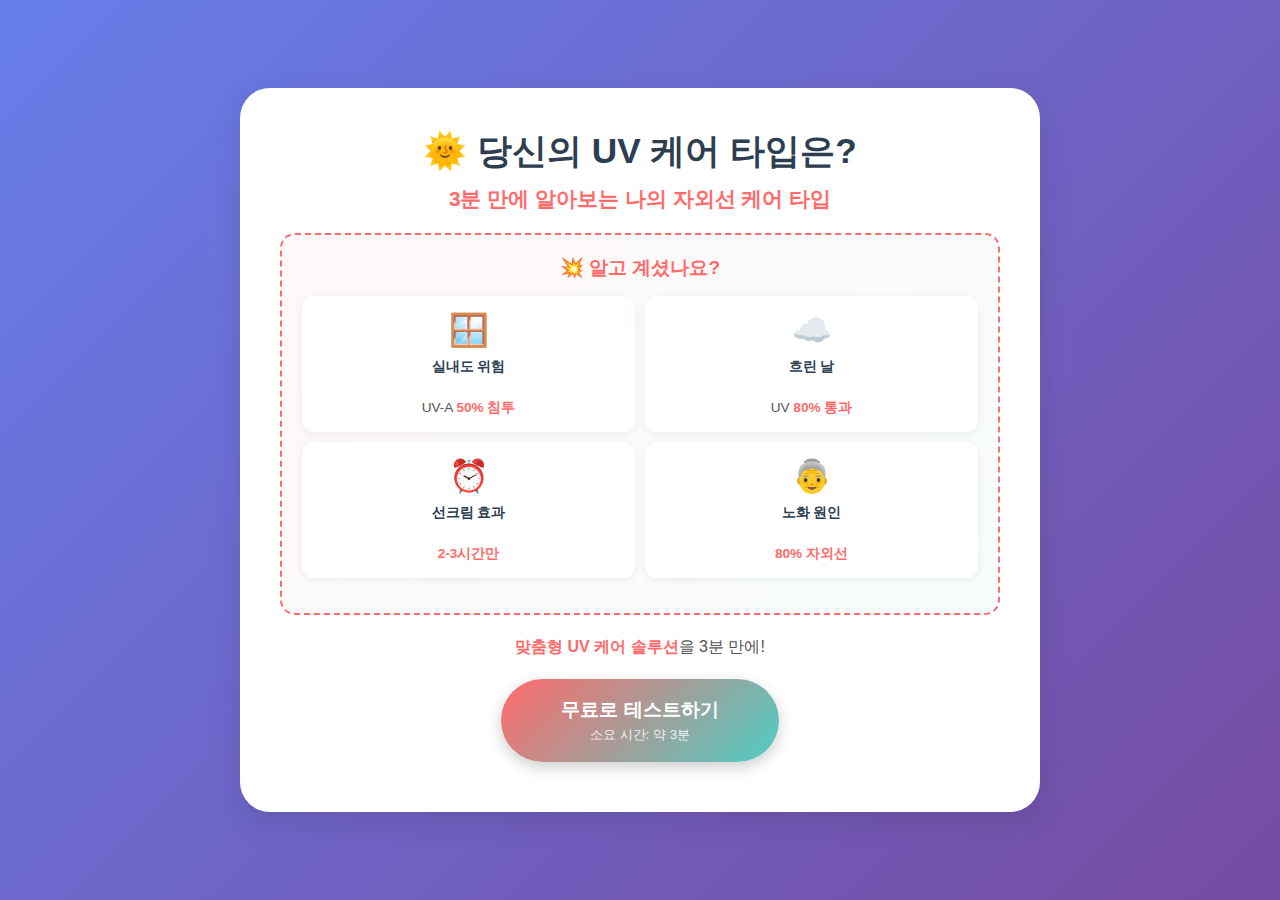
<file: index.html>
<!DOCTYPE html>
<html lang="ko">
<head>
    <meta charset="UTF-8">
    <meta name="viewport" content="width=device-width, initial-scale=1.0">
    <title>당신의 UV 케어 타입은? | 애프터썬케어 설문조사</title>
    <meta name="description" content="5분 만에 알아보는 나의 자외선 케어 타입">
    <link rel="stylesheet" href="style.css">
</head>
<body>
    <div class="container">
        <!-- 시작 화면 -->
        <div id="start-screen" class="screen active">
            <div class="hero">
                <h1>🌞 당신의 UV 케어 타입은?</h1>
                <p class="subtitle">3분 만에 알아보는 나의 자외선 케어 타입</p>

                <!-- 각성 유도 섹션 -->
                <div class="wake-up-section">
                    <h3 class="wake-up-title">💥 알고 계셨나요?</h3>
                    <div class="fact-cards">
                        <div class="fact-card">
                            <div class="fact-icon">🪟</div>
                            <p><strong>실내도 위험</strong><br>UV-A <span class="highlight">50% 침투</span></p>
                        </div>
                        <div class="fact-card">
                            <div class="fact-icon">☁️</div>
                            <p><strong>흐린 날</strong><br>UV <span class="highlight">80% 통과</span></p>
                        </div>
                        <div class="fact-card">
                            <div class="fact-icon">⏰</div>
                            <p><strong>선크림 효과</strong><br><span class="highlight">2-3시간만</span></p>
                        </div>
                        <div class="fact-card">
                            <div class="fact-icon">👵</div>
                            <p><strong>노화 원인</strong><br><span class="highlight">80% 자외선</span></p>
                        </div>
                    </div>
                </div>

                <p class="cta-text">
                    <strong>맞춤형 UV 케어 솔루션</strong>을 3분 만에!
                </p>

                <button class="btn-primary" onclick="startSurvey()">
                    무료로 테스트하기
                    <span class="btn-subtext">소요 시간: 약 3분</span>
                </button>
            </div>
        </div>

        <!-- 설문 화면 -->
        <div id="survey-screen" class="screen">
            <div class="progress-container">
                <div class="progress-bar">
                    <div id="progress" class="progress-fill"></div>
                </div>
                <div class="progress-text">
                    <span id="current-question">1</span> / <span id="total-questions">14</span>
                </div>
            </div>

            <div id="question-container" class="question-container">
                <!-- 질문들이 동적으로 생성됩니다 -->
            </div>

            <div class="navigation">
                <button id="prev-btn" class="btn-secondary" onclick="previousQuestion()" style="display: none;">◀ 이전</button>
                <button id="next-btn" class="btn-secondary" onclick="nextQuestion()" style="display: none;">다음 ▶</button>
            </div>
        </div>

        <!-- 로딩 화면 -->
        <div id="loading-screen" class="screen">
            <div class="loading-content">
                <div class="spinner"></div>
                <h2>당신의 UV 케어 타입을 분석중입니다...</h2>
                <p id="loading-message">잠시만 기다려주세요</p>
            </div>
        </div>
    </div>

    <script src="config.js"></script>
    <script src="script.js"></script>
</body>
</html>
</file>
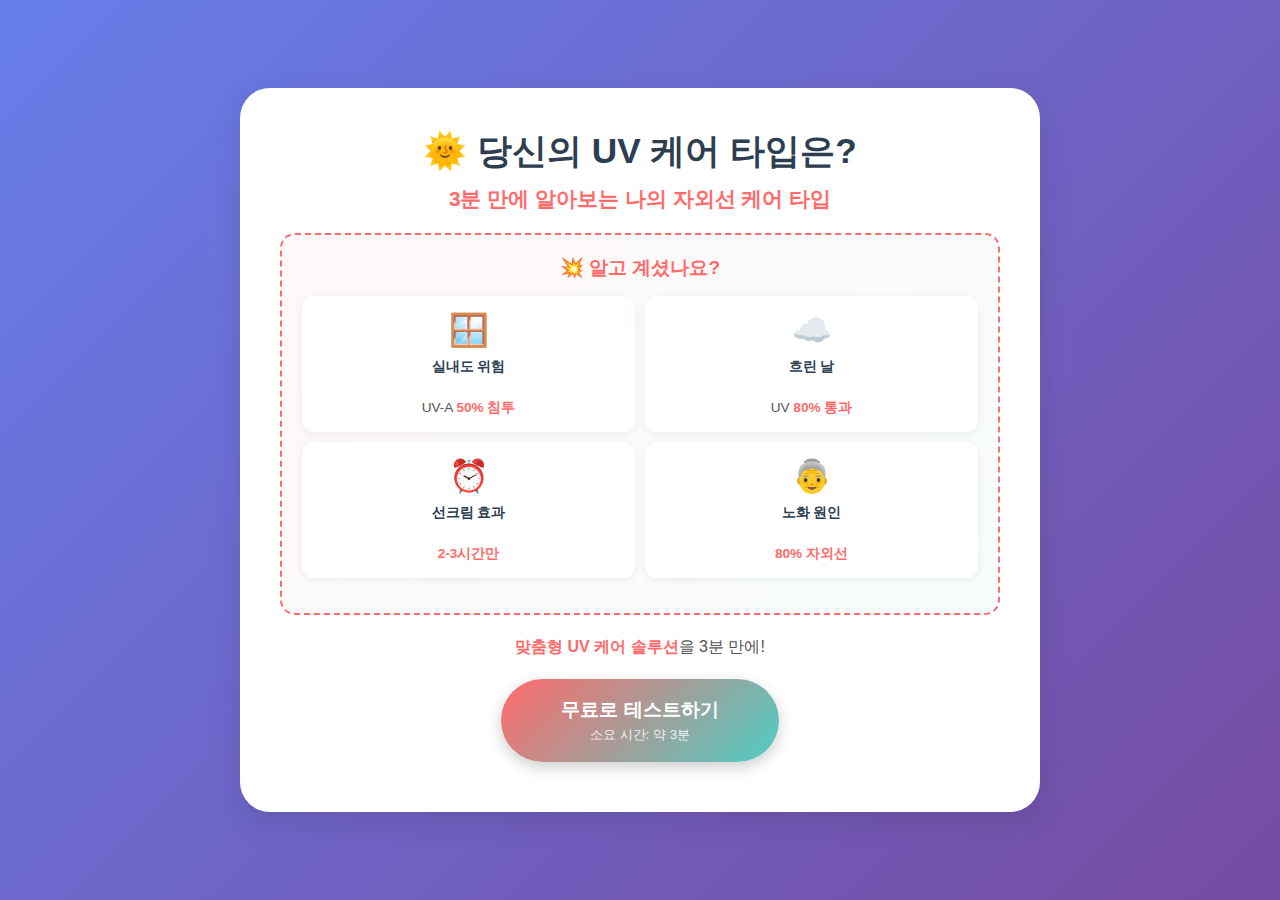
<file: results.html>
<!DOCTYPE html>
<html lang="ko">
<head>
    <meta charset="UTF-8">
    <meta name="viewport" content="width=device-width, initial-scale=1.0">
    <title>당신의 UV 케어 타입 결과</title>
    <meta name="description" content="나의 자외선 케어 타입 분석 결과">

    <!-- Open Graph -->
    <meta property="og:type" content="website">
    <meta property="og:title" content="">
    <meta property="og:description" content="">
    <meta property="og:image" content="">
    <meta property="og:url" content="">

    <link rel="stylesheet" href="style.css">

    <!-- 카카오 SDK -->
    <script src="https://t1.kakaocdn.net/kakao_js_sdk/2.7.0/kakao.min.js"></script>
    <script>
        // 카카오 초기화
        Kakao.init('19105c4ed91255cff90bdffd89dd94d9');
    </script>

    <style>
        /* 결과 페이지 전용 스타일 */
        .results-container {
            max-width: 900px;
            margin: 0 auto;
        }

        .result-card {
            background: white;
            border-radius: 30px;
            padding: 50px;
            box-shadow: var(--shadow);
            margin-bottom: 30px;
            animation: fadeIn 0.8s ease;
        }

        .type-header {
            text-align: center;
            margin-bottom: 40px;
        }

        .type-icon {
            font-size: 4em;
            margin-bottom: 15px;
        }

        .type-name {
            font-size: 2.5em;
            color: var(--text-dark);
            margin-bottom: 10px;
            font-weight: 700;
        }

        .type-tagline {
            font-size: 1.3em;
            color: var(--primary-color);
            margin-bottom: 20px;
            font-weight: 600;
        }

        .type-description {
            font-size: 1.1em;
            color: #666;
            line-height: 1.8;
            margin-bottom: 20px;
        }

        .uv-score-badge {
            display: inline-block;
            background: linear-gradient(135deg, var(--primary-color), var(--secondary-color));
            color: white;
            padding: 12px 30px;
            border-radius: 50px;
            font-size: 1.2em;
            font-weight: 600;
        }

        .section {
            margin: 40px 0;
        }

        .section-title {
            font-size: 1.8em;
            color: var(--text-dark);
            margin-bottom: 20px;
            font-weight: 700;
            display: flex;
            align-items: center;
            gap: 10px;
        }

        .problems-list {
            display: grid;
            grid-template-columns: repeat(auto-fit, minmax(250px, 1fr));
            gap: 15px;
            margin-bottom: 30px;
        }

        .problem-item {
            background: var(--bg-light);
            padding: 20px;
            border-radius: 15px;
            display: flex;
            align-items: center;
            gap: 15px;
        }

        .problem-emoji {
            font-size: 2em;
        }

        .routine-grid {
            display: grid;
            grid-template-columns: repeat(auto-fit, minmax(250px, 1fr));
            gap: 20px;
            margin: 30px 0;
        }

        .routine-card {
            background: var(--bg-light);
            border-radius: 20px;
            padding: 25px;
        }

        .routine-card h4 {
            color: var(--primary-color);
            font-size: 1.3em;
            margin-bottom: 15px;
        }

        .routine-card ul {
            list-style: none;
            padding: 0;
        }

        .routine-card li {
            padding: 8px 0;
            padding-left: 25px;
            position: relative;
            line-height: 1.5;
        }

        .routine-card li::before {
            content: "▸";
            position: absolute;
            left: 0;
            color: var(--secondary-color);
            font-weight: bold;
        }

        .products-section {
            background: linear-gradient(135deg, rgba(255, 107, 107, 0.05), rgba(78, 205, 196, 0.05));
            border-radius: 20px;
            padding: 30px;
            margin: 30px 0;
        }

        .products-category {
            margin: 25px 0;
        }

        .products-category h4 {
            color: var(--text-dark);
            font-size: 1.2em;
            margin-bottom: 15px;
            display: flex;
            align-items: center;
            gap: 8px;
        }

        .products-category ul {
            list-style: none;
            padding: 0;
        }

        .products-category li {
            padding: 10px 0;
            padding-left: 30px;
            position: relative;
            line-height: 1.6;
        }

        .products-category li::before {
            content: "□";
            position: absolute;
            left: 0;
            color: var(--secondary-color);
            font-size: 1.3em;
        }

        .myth-item {
            background: white;
            border-radius: 15px;
            padding: 20px;
            margin: 15px 0;
            box-shadow: 0 2px 10px rgba(0, 0, 0, 0.05);
        }

        .myth-wrong {
            color: #e74c3c;
            font-weight: 600;
            margin-bottom: 8px;
        }

        .myth-right {
            color: #27ae60;
            font-weight: 600;
        }

        .tip-item {
            background: var(--bg-light);
            padding: 15px 20px;
            border-radius: 10px;
            margin: 10px 0;
            line-height: 1.7;
        }

        .share-section {
            text-align: center;
            margin-top: 40px;
            padding-top: 30px;
            border-top: 2px dashed #E0E0E0;
        }

        .share-section h3 {
            color: var(--text-dark);
            margin-bottom: 20px;
            font-size: 1.4em;
        }

        .share-buttons {
            display: flex;
            gap: 15px;
            justify-content: center;
            flex-wrap: wrap;
            margin-bottom: 30px;
        }

        .share-btn {
            padding: 12px 25px;
            border-radius: 25px;
            border: none;
            font-size: 1em;
            font-weight: 600;
            cursor: pointer;
            transition: all 0.3s ease;
            display: flex;
            align-items: center;
            gap: 8px;
        }

        .share-btn.kakao {
            background: #FEE500;
            color: #000000;
        }

        .share-btn.twitter {
            background: #1DA1F2;
            color: white;
        }

        .share-btn.facebook {
            background: #4267B2;
            color: white;
        }

        .share-btn.copy {
            background: #95a5a6;
            color: white;
        }

        .share-btn:hover {
            transform: translateY(-3px);
            box-shadow: 0 5px 15px rgba(0, 0, 0, 0.2);
        }

        .action-buttons {
            display: flex;
            gap: 15px;
            justify-content: center;
            flex-wrap: wrap;
            margin-top: 20px;
        }

        @media (max-width: 768px) {
            .results-container {
                max-width: 100%;
            }

            .result-card {
                padding: 35px 25px;
                border-radius: 25px;
                margin-bottom: 25px;
            }

            .type-icon {
                font-size: 3.5em;
                margin-bottom: 12px;
            }

            .type-name {
                font-size: 2.1em;
                line-height: 1.3;
                margin-bottom: 8px;
            }

            .type-tagline {
                font-size: 1.15em;
                margin-bottom: 18px;
            }

            .type-description {
                font-size: 1.05em;
                line-height: 1.7;
                margin-bottom: 18px;
            }

            .uv-score-badge {
                padding: 10px 25px;
                font-size: 1.1em;
                border-radius: 40px;
            }

            .section {
                margin: 35px 0;
            }

            .section-title {
                font-size: 1.6em;
                margin-bottom: 18px;
            }

            .routine-grid {
                grid-template-columns: 1fr;
                gap: 18px;
            }

            .routine-card {
                padding: 22px;
                border-radius: 18px;
            }

            .routine-card h4 {
                font-size: 1.2em;
                margin-bottom: 12px;
            }

            .routine-card li {
                padding: 7px 0;
                padding-left: 22px;
                font-size: 0.95em;
            }

            .problems-list {
                grid-template-columns: 1fr;
                gap: 12px;
            }

            .problem-item {
                padding: 18px;
                border-radius: 12px;
                gap: 12px;
            }

            .problem-emoji {
                font-size: 1.8em;
            }

            .products-section {
                padding: 25px;
                border-radius: 18px;
                margin: 25px 0;
            }

            .products-category {
                margin: 22px 0;
            }

            .products-category h4 {
                font-size: 1.15em;
                margin-bottom: 12px;
            }

            .products-category li {
                padding: 9px 0;
                padding-left: 28px;
                font-size: 0.95em;
                line-height: 1.5;
            }

            .myth-item {
                padding: 18px;
                border-radius: 12px;
                margin: 12px 0;
            }

            .myth-wrong, .myth-right {
                font-size: 0.95em;
                line-height: 1.5;
            }

            .tip-item {
                padding: 14px 18px;
                border-radius: 10px;
                margin: 9px 0;
                font-size: 0.95em;
                line-height: 1.6;
            }

            .share-section {
                margin-top: 35px;
                padding-top: 25px;
            }

            .share-section h3 {
                font-size: 1.3em;
                margin-bottom: 18px;
            }

            .share-buttons {
                flex-direction: column;
                gap: 12px;
            }

            .share-btn {
                width: 100%;
                justify-content: center;
                padding: 14px 25px;
                font-size: 1.05em;
                border-radius: 30px;
            }

            .action-buttons {
                margin-top: 18px;
                gap: 12px;
            }

            .action-buttons button {
                width: 100%;
                padding: 12px 25px;
                font-size: 1em;
            }

            /* 이메일 구독 섹션 */
            #email-input {
                min-width: 100% !important;
                margin-bottom: 10px;
            }

            .result-card > div[style*="display: flex"] {
                flex-direction: column !important;
            }
        }

        @media (max-width: 480px) {
            .result-card {
                padding: 28px 20px;
                border-radius: 20px;
            }

            .type-icon {
                font-size: 3em;
            }

            .type-name {
                font-size: 1.8em;
                line-height: 1.3;
            }

            .type-tagline {
                font-size: 1.05em;
                margin-bottom: 15px;
            }

            .type-description {
                font-size: 1em;
                line-height: 1.6;
            }

            .uv-score-badge {
                padding: 10px 22px;
                font-size: 1.05em;
            }

            .section {
                margin: 30px 0;
            }

            .section-title {
                font-size: 1.4em;
                margin-bottom: 15px;
                gap: 8px;
            }

            .routine-grid {
                gap: 15px;
            }

            .routine-card {
                padding: 20px;
                border-radius: 15px;
            }

            .routine-card h4 {
                font-size: 1.1em;
                margin-bottom: 10px;
            }

            .routine-card li {
                padding: 6px 0;
                padding-left: 20px;
                font-size: 0.9em;
                line-height: 1.4;
            }

            .problems-list {
                gap: 10px;
            }

            .problem-item {
                padding: 15px;
                border-radius: 12px;
                gap: 10px;
            }

            .problem-emoji {
                font-size: 1.6em;
            }

            .problem-item span {
                font-size: 0.9em;
                line-height: 1.4;
            }

            .products-section {
                padding: 20px;
                border-radius: 15px;
                margin: 20px 0;
            }

            .products-category {
                margin: 20px 0;
            }

            .products-category h4 {
                font-size: 1.05em;
                margin-bottom: 10px;
            }

            .products-category li {
                padding: 8px 0;
                padding-left: 25px;
                font-size: 0.9em;
                line-height: 1.4;
            }

            .products-category li::before {
                font-size: 1.2em;
            }

            .myth-item {
                padding: 15px;
                border-radius: 12px;
                margin: 10px 0;
            }

            .myth-wrong, .myth-right {
                font-size: 0.9em;
                line-height: 1.4;
            }

            .myth-wrong {
                margin-bottom: 6px;
            }

            .tip-item {
                padding: 12px 15px;
                border-radius: 8px;
                margin: 8px 0;
                font-size: 0.9em;
                line-height: 1.5;
            }

            .share-section {
                margin-top: 30px;
                padding-top: 20px;
            }

            .share-section h3 {
                font-size: 1.2em;
                margin-bottom: 15px;
            }

            .share-section p {
                font-size: 0.9em;
                margin-bottom: 18px !important;
            }

            .share-buttons {
                gap: 10px;
            }

            .share-btn {
                padding: 13px 22px;
                font-size: 1em;
                border-radius: 25px;
            }

            .action-buttons {
                margin-top: 15px;
                gap: 10px;
            }

            .action-buttons button {
                padding: 12px 22px;
                font-size: 0.95em;
            }

            /* 이메일 구독 섹션 - 모바일 최적화 */
            .result-card h2 {
                font-size: 1.3em !important;
                margin-bottom: 15px !important;
            }

            .result-card p {
                font-size: 0.9em !important;
                line-height: 1.6 !important;
                margin-bottom: 15px !important;
            }

            #email-input {
                padding: 13px 18px !important;
                font-size: 0.95em !important;
                border-radius: 20px !important;
            }

            button[onclick="subscribeEmail()"] {
                width: 100%;
                padding: 13px 30px !important;
                font-size: 1em !important;
            }

            #subscribe-message {
                margin-top: 12px !important;
                font-size: 0.9em !important;
            }
        }
    </style>
</head>
<body>
    <div class="container results-container">
        <!-- 메인 결과 카드 -->
        <div class="result-card">
            <div class="type-header">
                <div class="type-icon" id="type-icon">🛡️</div>
                <h1 class="type-name" id="type-name">햇살 파이터</h1>
                <p class="type-tagline" id="type-tagline">완벽한 UV 차단이 일상인 당신</p>
                <p class="type-description" id="type-description">Loading...</p>
                <div class="uv-score-badge">
                    UV 케어 점수: <span id="uv-score">85</span>점
                </div>
            </div>

            <!-- 문제점 진단 -->
            <div class="section">
                <h2 class="section-title">🚨 발견된 문제점</h2>
                <div class="problems-list" id="problems-list">
                    <!-- JavaScript로 동적 생성 -->
                </div>
            </div>

            <!-- 케어 루틴 -->
            <div class="section">
                <h2 class="section-title">📅 당신을 위한 3단계 케어 루틴</h2>
                <div class="routine-grid">
                    <div class="routine-card">
                        <h4>🌅 STEP 1: 아침 루틴</h4>
                        <ul id="routine-morning"></ul>
                    </div>
                    <div class="routine-card">
                        <h4>☀️ STEP 2: 낮 관리</h4>
                        <ul id="routine-daytime"></ul>
                    </div>
                    <div class="routine-card">
                        <h4>🌙 STEP 3: 저녁 루틴</h4>
                        <ul id="routine-evening"></ul>
                    </div>
                </div>
            </div>

            <!-- 제품 추천 -->
            <div class="section">
                <h2 class="section-title">📦 맞춤 제품 추천</h2>
                <div class="products-section">
                    <div class="products-category">
                        <h4>⭐ [1순위] 필수템</h4>
                        <ul id="products-essential"></ul>
                    </div>
                    <div class="products-category">
                        <h4>✨ [2순위] 선택템</h4>
                        <ul id="products-optional"></ul>
                    </div>
                    <div class="products-category">
                        <h4>💎 [3순위] 업그레이드</h4>
                        <ul id="products-advanced"></ul>
                    </div>
                </div>
            </div>

            <!-- UV 상식 바로잡기 -->
            <div class="section">
                <h2 class="section-title">💡 UV 상식 바로잡기</h2>
                <div id="myths-list">
                    <!-- JavaScript로 동적 생성 -->
                </div>
            </div>

            <!-- 상황별 팁 -->
            <div class="section">
                <h2 class="section-title">🎯 상황별 실전 팁</h2>
                <div id="tips-list">
                    <!-- JavaScript로 동적 생성 -->
                </div>
            </div>

            <!-- 공유 섹션 -->
            <div class="share-section">
                <h3>친구에게 공유하기</h3>
                <p style="color: #666; margin-bottom: 20px;">
                    친구도 자신의 UV 케어 타입을 알아볼 수 있어요!
                </p>
                <div class="share-buttons">
                    <button class="share-btn kakao" onclick="shareKakao()">
                        💬 카카오톡 공유
                    </button>
                    <button class="share-btn twitter" onclick="shareTwitter()">
                        🐦 트위터
                    </button>
                    <button class="share-btn facebook" onclick="shareFacebook()">
                        📘 페이스북
                    </button>
                    <button class="share-btn copy" onclick="copyLink()">
                        🔗 링크 복사
                    </button>
                </div>
                <div class="action-buttons">
                    <button class="btn-secondary" onclick="location.href='index.html'">
                        다시 테스트하기
                    </button>
                </div>
            </div>
        </div>

        <!-- 추가 정보 카드 -->
        <div class="result-card">
            <h2 style="margin-bottom: 20px; color: var(--text-dark);">
                🌟 제품 출시 알림 받기
            </h2>
            <p style="color: #666; margin-bottom: 20px; line-height: 1.8;">
                애프터썬케어 미스트 제품 출시 시 가장 먼저 소식을 받아보세요.<br>
                얼리버드 할인 혜택도 준비되어 있습니다!
            </p>
            <div style="display: flex; gap: 10px; flex-wrap: wrap;">
                <input type="email" id="email-input" placeholder="이메일 주소를 입력해주세요"
                    style="flex: 1; min-width: 250px; padding: 15px 20px; border: 2px solid #E0E0E0; border-radius: 25px; font-size: 1em;">
                <button class="btn-primary" onclick="subscribeEmail()" style="padding: 15px 40px;">
                    알림 신청
                </button>
            </div>
            <p id="subscribe-message" style="margin-top: 15px; color: var(--primary-color); font-weight: 600;"></p>
        </div>
    </div>

    <script src="config.js"></script>
    <script src="results.js"></script>
</body>
</html>
</file>
<file: style.css>
/* 기본 스타일 */
* {
    margin: 0;
    padding: 0;
    box-sizing: border-box;
}

:root {
    --primary-color: #FF6B6B;
    --secondary-color: #4ECDC4;
    --accent-color: #FFE66D;
    --text-dark: #2C3E50;
    --text-light: #ECF0F1;
    --bg-light: #F8F9FA;
    --shadow: 0 10px 30px rgba(0, 0, 0, 0.1);
    --shadow-hover: 0 15px 40px rgba(0, 0, 0, 0.15);
}

body {
    font-family: -apple-system, BlinkMacSystemFont, 'Segoe UI', 'Roboto', 'Oxygen',
        'Ubuntu', 'Cantarell', 'Fira Sans', 'Droid Sans', 'Helvetica Neue',
        sans-serif;
    -webkit-font-smoothing: antialiased;
    -moz-osx-font-smoothing: grayscale;
    background: linear-gradient(135deg, #667eea 0%, #764ba2 100%);
    min-height: 100vh;
    display: flex;
    justify-content: center;
    align-items: center;
    padding: 20px;
}

.container {
    max-width: 800px;
    width: 100%;
}

/* 화면 전환 */
.screen {
    display: none;
    animation: fadeIn 0.5s ease-in;
}

.screen.active {
    display: block;
}

@keyframes fadeIn {
    from {
        opacity: 0;
        transform: translateY(20px);
    }
    to {
        opacity: 1;
        transform: translateY(0);
    }
}

/* 시작 화면 */
.hero {
    background: white;
    border-radius: 30px;
    padding: 40px 40px 50px;
    text-align: center;
    box-shadow: var(--shadow);
}

.hero h1 {
    font-size: 2.2em;
    color: var(--text-dark);
    margin-bottom: 12px;
    line-height: 1.3;
}

.hero .subtitle {
    font-size: 1.3em;
    color: var(--primary-color);
    margin-bottom: 20px;
    font-weight: 600;
}

.hero .description {
    font-size: 1em;
    color: #666;
    line-height: 1.6;
    margin-bottom: 25px;
    display: none; /* Hide on desktop for compactness */
}

/* 각성 유도 섹션 */
.wake-up-section {
    margin: 20px 0;
    padding: 20px;
    background: linear-gradient(135deg, rgba(255, 107, 107, 0.05), rgba(78, 205, 196, 0.05));
    border-radius: 15px;
    border: 2px dashed var(--primary-color);
}

.wake-up-title {
    font-size: 1.2em;
    color: var(--primary-color);
    margin-bottom: 15px;
    text-align: center;
}

.fact-cards {
    display: grid;
    grid-template-columns: repeat(2, 1fr);
    gap: 10px;
    margin-bottom: 15px;
}

.fact-card {
    background: white;
    padding: 15px 12px;
    border-radius: 12px;
    text-align: center;
    box-shadow: 0 2px 8px rgba(0, 0, 0, 0.06);
    transition: transform 0.3s ease;
}

.fact-card:hover {
    transform: translateY(-3px);
    box-shadow: 0 4px 15px rgba(0, 0, 0, 0.1);
}

.fact-icon {
    font-size: 2em;
    margin-bottom: 8px;
}

.fact-card p {
    font-size: 0.85em;
    color: #555;
    line-height: 1.4;
    margin: 0;
}

.fact-card strong {
    color: var(--text-dark);
    font-size: 1em;
    display: block;
    margin-bottom: 3px;
}

.fact-card .highlight {
    color: var(--primary-color);
    font-weight: 700;
}

.cta-text {
    font-size: 1em;
    color: #555;
    line-height: 1.5;
    margin: 15px 0 20px;
}

.cta-text strong {
    color: var(--primary-color);
    font-weight: 700;
}

.btn-subtext {
    display: block;
    font-size: 0.7em;
    font-weight: 400;
    opacity: 0.85;
    margin-top: 3px;
}

/* 버튼 */
.btn-primary {
    background: linear-gradient(135deg, var(--primary-color), var(--secondary-color));
    color: white;
    border: none;
    padding: 18px 60px;
    font-size: 1.2em;
    font-weight: 600;
    border-radius: 50px;
    cursor: pointer;
    transition: all 0.3s ease;
    box-shadow: 0 5px 15px rgba(0, 0, 0, 0.2);
}

.btn-primary:hover {
    transform: translateY(-3px);
    box-shadow: 0 8px 20px rgba(0, 0, 0, 0.3);
}

.btn-secondary {
    background: white;
    color: var(--primary-color);
    border: 2px solid var(--primary-color);
    padding: 12px 30px;
    font-size: 1em;
    font-weight: 600;
    border-radius: 25px;
    cursor: pointer;
    transition: all 0.3s ease;
}

.btn-secondary:hover {
    background: var(--primary-color);
    color: white;
}

.btn-secondary:disabled {
    opacity: 0.5;
    cursor: not-allowed;
}

/* 진행바 */
.progress-container {
    background: white;
    border-radius: 20px;
    padding: 20px;
    margin-bottom: 30px;
    box-shadow: var(--shadow);
}

.progress-bar {
    background: #E0E0E0;
    height: 12px;
    border-radius: 10px;
    overflow: hidden;
    margin-bottom: 10px;
}

.progress-fill {
    background: linear-gradient(90deg, var(--primary-color), var(--secondary-color));
    height: 100%;
    width: 0%;
    transition: width 0.5s ease;
    border-radius: 10px;
}

.progress-text {
    text-align: center;
    font-size: 1.1em;
    font-weight: 600;
    color: var(--text-dark);
}

/* 질문 컨테이너 */
.question-container {
    background: white;
    border-radius: 30px;
    padding: 50px;
    box-shadow: var(--shadow);
    min-height: 400px;
}

.question-card {
    animation: slideIn 0.5s ease;
}

@keyframes slideIn {
    from {
        opacity: 0;
        transform: translateX(50px);
    }
    to {
        opacity: 1;
        transform: translateX(0);
    }
}

.question-card h2 {
    font-size: 1.8em;
    color: var(--text-dark);
    margin-bottom: 15px;
    line-height: 1.4;
}

.question-number {
    color: var(--primary-color);
    font-size: 0.9em;
    font-weight: 600;
    margin-bottom: 10px;
    display: block;
}

.question-description {
    color: #666;
    margin-bottom: 30px;
    font-size: 1em;
    line-height: 1.6;
}

/* 서브 질문 (Q10용) */
.sub-question {
    margin-bottom: 30px;
}

.sub-question:last-child {
    margin-bottom: 0;
}

.sub-question-title {
    font-size: 1.2em;
    color: var(--text-dark);
    margin-bottom: 15px;
    padding-bottom: 10px;
    border-bottom: 2px solid var(--bg-light);
}

.sub-options {
    display: flex;
    flex-direction: column;
    gap: 10px;
}

/* 옵션 */
.options {
    display: flex;
    flex-direction: column;
    gap: 15px;
}

.option {
    background: var(--bg-light);
    border: 3px solid transparent;
    border-radius: 20px;
    padding: 20px 25px;
    cursor: pointer;
    transition: all 0.3s ease;
    position: relative;
}

.option:hover {
    border-color: var(--secondary-color);
    transform: translateX(5px);
    box-shadow: 0 5px 15px rgba(0, 0, 0, 0.1);
}

.option.selected {
    border-color: var(--primary-color);
    background: linear-gradient(135deg, rgba(255, 107, 107, 0.1), rgba(78, 205, 196, 0.1));
}

.option input[type="radio"],
.option input[type="checkbox"] {
    display: none;
}

.option label {
    cursor: pointer;
    display: block;
    font-size: 1.1em;
    color: var(--text-dark);
    font-weight: 500;
}

.option.selected::after {
    content: "✓";
    position: absolute;
    right: 25px;
    top: 50%;
    transform: translateY(-50%);
    font-size: 1.5em;
    color: var(--primary-color);
}

/* 네비게이션 */
.navigation {
    display: flex;
    justify-content: space-between;
    margin-top: 30px;
    gap: 15px;
}

.navigation button {
    flex: 1;
}

/* 이전 버튼만 있을 때 (단일 선택 질문) */
.navigation:has(#prev-btn:only-child) {
    justify-content: center;
}

.navigation #prev-btn:only-child {
    flex: 0 1 auto;
    min-width: 200px;
}

/* 로딩 화면 */
.loading-content {
    background: white;
    border-radius: 30px;
    padding: 80px 40px;
    text-align: center;
    box-shadow: var(--shadow);
}

.spinner {
    width: 60px;
    height: 60px;
    margin: 0 auto 30px;
    border: 6px solid #f3f3f3;
    border-top: 6px solid var(--primary-color);
    border-radius: 50%;
    animation: spin 1s linear infinite;
}

@keyframes spin {
    0% { transform: rotate(0deg); }
    100% { transform: rotate(360deg); }
}

.loading-content h2 {
    font-size: 1.8em;
    color: var(--text-dark);
    margin-bottom: 15px;
}

.loading-content p {
    color: #666;
    font-size: 1.1em;
}

/* 반응형 - 개선된 모바일 UI */
@media (max-width: 768px) {
    body {
        padding: 15px;
    }

    .container {
        max-width: 100%;
    }

    .hero {
        padding: 30px 22px 40px;
        border-radius: 20px;
    }

    .hero h1 {
        font-size: 1.8em;
        line-height: 1.3;
        margin-bottom: 10px;
    }

    .hero .subtitle {
        font-size: 1.15em;
        margin-bottom: 18px;
    }

    .hero .description {
        display: none; /* Keep hidden for compactness */
    }

    /* 각성 섹션 */
    .wake-up-section {
        padding: 18px 15px;
        margin: 18px 0;
    }

    .wake-up-title {
        font-size: 1.1em;
        margin-bottom: 12px;
    }

    .fact-cards {
        grid-template-columns: repeat(2, 1fr);
        gap: 8px;
    }

    .fact-card {
        padding: 12px 10px;
    }

    .fact-icon {
        font-size: 1.8em;
        margin-bottom: 6px;
    }

    .fact-card p {
        font-size: 0.8em;
        line-height: 1.3;
    }

    .fact-card strong {
        font-size: 0.9em;
        margin-bottom: 2px;
    }

    .cta-text {
        font-size: 0.95em;
        margin: 12px 0 18px;
        line-height: 1.4;
    }

    /* 버튼 */
    .btn-primary {
        padding: 16px 45px;
        font-size: 1.15em;
        width: 100%;
    }

    .btn-subtext {
        font-size: 0.8em;
    }

    /* 질문 */
    .progress-container {
        padding: 18px;
        margin-bottom: 20px;
        border-radius: 15px;
    }

    .progress-text {
        font-size: 1em;
    }

    .question-container {
        padding: 30px 22px;
        border-radius: 20px;
        min-height: 350px;
    }

    .question-card h2 {
        font-size: 1.5em;
        line-height: 1.4;
    }

    .question-number {
        font-size: 0.85em;
    }

    .question-description {
        font-size: 0.95em;
        margin-bottom: 25px;
    }

    .sub-question-title {
        font-size: 1.1em;
        margin-bottom: 12px;
    }

    .options {
        gap: 12px;
    }

    .option {
        padding: 18px 20px;
        border-radius: 15px;
    }

    .option label {
        font-size: 1.05em;
        line-height: 1.5;
    }

    /* 터치 타겟 크기 증가 */
    .option {
        min-height: 56px;
    }

    .navigation {
        gap: 12px;
        margin-top: 20px;
    }

    .navigation button {
        padding: 14px 30px;
        font-size: 1.05em;
    }

    /* 이전 버튼만 있을 때 중앙 정렬 */
    .navigation #prev-btn:only-child {
        min-width: 180px;
    }

    /* 로딩 */
    .loading-content {
        padding: 60px 30px;
        border-radius: 20px;
    }

    .loading-content h2 {
        font-size: 1.6em;
    }

    .loading-content p {
        font-size: 1em;
    }
}

@media (max-width: 480px) {
    body {
        padding: 10px;
    }

    .hero {
        padding: 25px 18px 35px;
        border-radius: 18px;
    }

    .hero h1 {
        font-size: 1.6em;
        line-height: 1.3;
        margin-bottom: 8px;
    }

    .hero .subtitle {
        font-size: 1.05em;
        margin-bottom: 15px;
    }

    .hero .description {
        display: none; /* Keep hidden */
    }

    /* 각성 섹션 - 매우 작은 화면 */
    .wake-up-section {
        padding: 15px 12px;
        margin: 15px 0;
        border-radius: 12px;
    }

    .wake-up-title {
        font-size: 1em;
        margin-bottom: 10px;
    }

    .fact-cards {
        gap: 6px;
    }

    .fact-card {
        padding: 10px 8px;
    }

    .fact-icon {
        font-size: 1.6em;
        margin-bottom: 4px;
    }

    .fact-card p {
        font-size: 0.75em;
        line-height: 1.3;
    }

    .fact-card strong {
        font-size: 0.85em;
    }

    .cta-text {
        font-size: 0.9em;
        margin: 10px 0 15px;
        line-height: 1.4;
    }

    /* 버튼 */
    .btn-primary {
        padding: 15px 35px;
        font-size: 1.1em;
        border-radius: 40px;
    }

    .btn-secondary {
        padding: 12px 25px;
        font-size: 0.95em;
        border-radius: 20px;
    }

    /* 질문 */
    .progress-container {
        padding: 15px;
        border-radius: 12px;
    }

    .progress-bar {
        height: 10px;
    }

    .progress-text {
        font-size: 0.95em;
    }

    .question-container {
        padding: 25px 18px;
        border-radius: 18px;
        min-height: 300px;
    }

    .question-card h2 {
        font-size: 1.3em;
        line-height: 1.4;
        margin-bottom: 12px;
    }

    .question-number {
        font-size: 0.8em;
    }

    .question-description {
        font-size: 0.9em;
        margin-bottom: 20px;
    }

    .sub-question-title {
        font-size: 1em;
        padding-bottom: 8px;
    }

    .options {
        gap: 10px;
    }

    .option {
        padding: 16px 18px;
        border-radius: 12px;
        border-width: 2px;
    }

    .option label {
        font-size: 1em;
        line-height: 1.4;
    }

    .option.selected::after {
        font-size: 1.3em;
        right: 18px;
    }

    .navigation {
        flex-direction: column;
        gap: 10px;
        margin-top: 18px;
    }

    .navigation button {
        width: 100%;
        padding: 14px 25px;
        font-size: 1em;
    }

    /* 이전 버튼만 있을 때 */
    .navigation #prev-btn:only-child {
        width: 100%;
        min-width: auto;
    }

    /* 로딩 */
    .loading-content {
        padding: 50px 25px;
    }

    .spinner {
        width: 50px;
        height: 50px;
        margin: 0 auto 25px;
        border-width: 5px;
    }

    .loading-content h2 {
        font-size: 1.4em;
        margin-bottom: 12px;
    }

    .loading-content p {
        font-size: 0.95em;
    }
}
</file>
